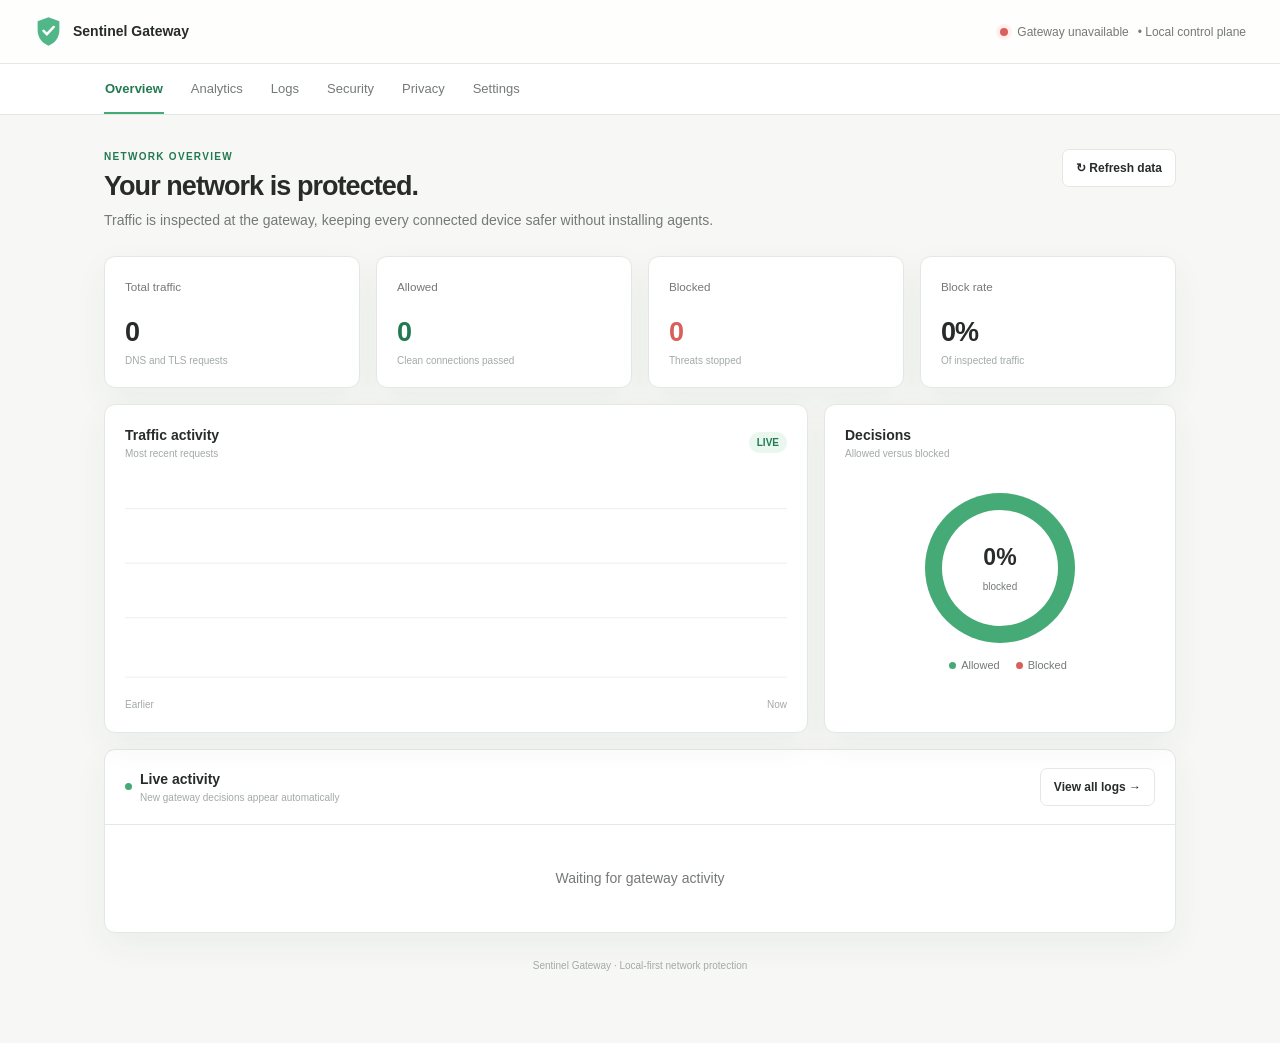
<file: web/index.html>
<!doctype html>
<html lang="en">
<head>
<meta charset="utf-8"><meta name="viewport" content="width=device-width,initial-scale=1">
<meta name="theme-color" content="#fbfcfa"><meta name="description" content="Sentinel Gateway network protection dashboard">
<title>Sentinel Gateway</title>
<link rel="icon" type="image/svg+xml" href="data:image/svg+xml,%3Csvg xmlns='http://www.w3.org/2000/svg' viewBox='0 0 64 64'%3E%3Cpath fill='%2352b788' d='M32 4 55 13v17c0 15-9.8 25.4-23 30C18.8 55.4 9 45 9 30V13z'/%3E%3Cpath fill='white' d='m20 32 8 8 17-18-4-4-13 14-4-4z'/%3E%3C/svg%3E">
<style>
:root{--bg:#f7f8f6;--paper:#fff;--ink:#272b29;--muted:#747a76;--faint:#a3aaa5;--line:#e4e8e4;--green:#46aa76;--gd:#237a52;--gs:#eaf7ef;--red:#d95f5b;--rs:#fff0ef;--amber:#b9812d;--as:#fff7e7;--shadow:0 12px 34px rgba(27,46,36,.055);--r:11px;--sans:Inter,ui-sans-serif,-apple-system,BlinkMacSystemFont,"Segoe UI",sans-serif;--mono:"SFMono-Regular",Consolas,monospace}
*{box-sizing:border-box}html{scroll-behavior:smooth}body{margin:0;overflow-x:hidden;background:var(--bg);color:var(--ink);font:14px/1.5 var(--sans);-webkit-font-smoothing:antialiased}button,input,select{font:inherit;color:inherit}button{cursor:pointer}.top{height:64px;background:#fffc;border-bottom:1px solid var(--line);display:flex;align-items:center;padding:0 34px;position:sticky;top:0;z-index:10;backdrop-filter:blur(12px)}.brand{display:flex;align-items:center;gap:10px;font-weight:700}.brand svg{width:29px}.conn{margin-left:auto;display:flex;align-items:center;gap:9px;color:var(--muted);font-size:12px}.dot{width:8px;height:8px;border-radius:50%;background:var(--green);box-shadow:0 0 0 4px var(--gs)}.dot.off{background:var(--red);box-shadow:0 0 0 4px var(--rs)}.tabs-wrap{background:var(--paper);border-bottom:1px solid var(--line);position:sticky;top:64px;z-index:9}.tabs{max-width:1120px;margin:auto;display:flex;gap:26px;padding:0 24px;overflow:auto}.tabs button{border:0;background:none;padding:15px 1px 13px;color:var(--muted);font-size:13px;border-bottom:2px solid transparent;white-space:nowrap}.tabs button.active{color:var(--gd);border-color:var(--green);font-weight:650}.main{max-width:1120px;margin:auto;padding:34px 24px 70px}.view{display:none;animation:up .2s}.view.active{display:block}@keyframes up{from{opacity:0;transform:translateY(4px)}}.head{display:flex;justify-content:space-between;align-items:flex-start;gap:24px;margin-bottom:25px}.head>*{min-width:0}.eyebrow{font-size:10px;text-transform:uppercase;letter-spacing:.13em;color:var(--gd);font-weight:750;margin-bottom:6px}.head h1{font-size:27px;letter-spacing:-.035em;line-height:1.25;margin:0 0 7px;font-weight:680}.head p,.copy{margin:0;color:var(--muted);max-width:640px}.btn{border:1px solid var(--line);border-radius:7px;background:var(--paper);padding:9px 13px;font-size:12px;font-weight:650;min-height:36px}.btn:hover{border-color:#c8d0ca}.btn.primary{color:white;background:var(--green);border-color:var(--green)}.btn.danger{color:var(--red)}.btn:disabled{opacity:.5}.grid{display:grid;gap:16px}.grid>*{min-width:0}.metrics{grid-template-columns:repeat(4,1fr);margin-bottom:16px}.card{background:var(--paper);border:1px solid var(--line);border-radius:var(--r);box-shadow:var(--shadow)}.metric{padding:19px 20px;min-height:116px}.metric small{color:var(--muted)}.value{font-size:27px;font-weight:680;letter-spacing:-.04em;margin:15px 0 0}.metric.green .value{color:var(--gd)}.metric.red .value{color:var(--red)}.note{font-size:10px;color:var(--faint)}.split{grid-template-columns:minmax(0,1.6fr) minmax(270px,.8fr)}.two{grid-template-columns:1fr 1fr}.panel{padding:20px}.panel-head{display:flex;justify-content:space-between;align-items:center;margin-bottom:18px}.title{font-weight:680}.sub{font-size:10px;color:var(--faint)}.chart{height:218px}.chart svg{width:100%;height:100%;overflow:visible}.gridline{stroke:#edf0ed}.line{fill:none;stroke:var(--green);stroke-width:2.2;stroke-linecap:round;stroke-linejoin:round}.area{fill:url(#area)}.labels{display:flex;justify-content:space-between;font-size:10px;color:var(--faint)}.donut-wrap{display:grid;place-items:center;padding:14px 0}.donut{width:150px;height:150px;border-radius:50%;background:conic-gradient(var(--green) 0 var(--allow),var(--red) var(--allow));display:grid;place-items:center;position:relative}.donut:after{content:"";position:absolute;inset:17px;background:white;border-radius:50%}.donut div{z-index:1;text-align:center}.donut strong{font-size:23px;display:block}.donut span{font-size:10px;color:var(--muted)}.legend{text-align:center;font-size:11px;color:var(--muted)}.legend i{display:inline-block;width:7px;height:7px;border-radius:50%;margin:0 5px 0 16px}.activity{margin-top:16px;overflow:hidden}.activity .panel-head{padding:18px 20px;margin:0;border-bottom:1px solid var(--line)}.live{display:flex;gap:8px;align-items:center}.pulse{width:7px;height:7px;border-radius:50%;background:var(--green)}.event{display:grid;grid-template-columns:76px minmax(170px,1fr) 95px 130px;gap:14px;align-items:center;padding:12px 20px;border-bottom:1px solid #eef0ee;font-size:12px}.event:last-child{border:0}.time{color:var(--faint);font-variant-numeric:tabular-nums}.mono{font:11px var(--mono);overflow:hidden;text-overflow:ellipsis;white-space:nowrap}.muted{color:var(--muted)}.badge{display:inline-flex;width:max-content;border-radius:99px;padding:3px 8px;font-size:10px;font-weight:720;text-transform:uppercase}.allow{color:var(--gd);background:var(--gs)}.block{color:#ae4441;background:var(--rs)}.empty{text-align:center;color:var(--muted);padding:43px 18px}.toolbar{display:flex;gap:9px;margin-bottom:16px}.toolbar input{flex:1}input,select{border:1px solid var(--line);background:white;border-radius:7px;padding:9px 11px;min-height:38px;outline:0}input:focus,select:focus{border-color:#8fc5a7;box-shadow:0 0 0 3px var(--gs)}.table-card{overflow:hidden}.table-wrap{overflow:auto}.table{width:100%;border-collapse:collapse;min-width:720px}.table th{text-align:left;padding:12px 16px;background:#fafbfa;border-bottom:1px solid var(--line);font-size:10px;text-transform:uppercase;letter-spacing:.08em;color:var(--faint)}.table td{padding:13px 16px;border-bottom:1px solid #eef0ee;font-size:12px}.table tr:last-child td{border:0}.section{margin-bottom:26px}.section h2{font-size:16px;margin:0 0 4px}.section>.copy{font-size:12px;margin-bottom:14px}.cats{grid-template-columns:repeat(2,1fr)}.cat{padding:18px 20px}.cat-top{display:flex;justify-content:space-between;gap:14px}.cat h3{font-size:13px;margin:0}.cat p{font-size:11px;color:var(--muted);margin:3px 0}.cat-meta{display:flex;gap:9px;align-items:center;border-top:1px solid #eef0ee;margin-top:13px;padding-top:12px;font-size:10px;color:var(--faint)}.progress{height:3px;flex:1;background:#edf0ed}.progress i{height:100%;display:block;background:var(--green)}.switch{position:relative;width:38px;height:22px;flex:0 0 auto}.switch input{opacity:0;width:0}.slider{position:absolute;inset:0;border-radius:99px;background:#ccd2cd}.slider:before{content:"";position:absolute;width:16px;height:16px;left:3px;top:3px;border-radius:50%;background:white;box-shadow:0 1px 3px #0003;transition:.18s}.switch input:checked+.slider{background:var(--green)}.switch input:checked+.slider:before{transform:translateX(16px)}.list{overflow:hidden}.add{display:flex;gap:8px;padding:15px;border-bottom:1px solid var(--line);background:#fafbfa}.add input{flex:1;min-width:0}.row{display:flex;gap:13px;align-items:center;padding:12px 15px;border-bottom:1px solid #eef0ee}.row:last-child{border:0}.symbol{width:29px;height:29px;border-radius:7px;background:#f1f4f1;display:grid;place-items:center;color:var(--muted);font-size:11px;font-weight:700}.row-main{flex:1;min-width:0}.row-main strong{display:block;font:11px var(--mono);overflow:hidden;text-overflow:ellipsis;white-space:nowrap}.row-main span{font-size:10px;color:var(--faint)}.remove{border:0;background:none;color:var(--faint);font-size:17px}.mode-card,.resolvers{padding:7px}.mode,.resolver{width:100%;border:1px solid transparent;background:none;border-radius:8px;text-align:left;padding:13px;display:flex;gap:12px;align-items:center}.mode.active,.resolver.selected{background:var(--gs);border-color:#d3ecdd}.mode b,.resolver b{font-size:12px;display:block}.mode span,.resolver span{font-size:10px;color:var(--muted)}.mode-icon,.res-icon{width:35px;height:35px;border:1px solid var(--line);background:white;border-radius:8px;display:grid;place-items:center;color:var(--gd);font-weight:750}.res-info{flex:1}.radio{width:15px;height:15px;border:1px solid #b9c0ba;border-radius:50%}.selected .radio{box-shadow:inset 0 0 0 4px var(--gs);background:var(--green)}.notice{background:var(--as);color:#785823;padding:12px 14px;border-radius:8px;font-size:11px;margin-top:13px}.setting{display:flex;align-items:center;justify-content:space-between;gap:18px;padding:18px 20px;border-bottom:1px solid var(--line)}.setting:last-child{border:0}.setting b{font-size:13px}.setting p{margin:3px 0 0;color:var(--muted);font-size:11px}.toastbox{position:fixed;right:22px;bottom:22px;display:grid;gap:8px;z-index:20}.toast{background:#2d342f;color:white;border-radius:8px;padding:11px 14px;min-width:230px;box-shadow:0 12px 30px #0003;font-size:12px}.toast.err{background:#994441}dialog{border:0;border-radius:12px;padding:0;box-shadow:0 25px 80px #0004;width:min(450px,calc(100vw - 30px))}dialog::backdrop{background:#1d241f59}.dlg-head,.dlg-actions{padding:17px 20px;display:flex;justify-content:space-between;border-bottom:1px solid var(--line)}.dlg-head h2{font-size:16px;margin:0}.dlg-body{padding:20px}.dlg-body label{display:block;font-size:11px;color:var(--muted);margin:11px 0 5px}.dlg-body input{width:100%}.dlg-actions{border:0;border-top:1px solid var(--line);justify-content:flex-end;gap:8px}footer{text-align:center;color:var(--faint);font-size:10px;padding-top:25px}
.pager{padding:14px;display:flex;justify-content:center;border-top:1px solid var(--line)}.cat details{margin-top:11px;padding-top:10px;border-top:1px solid #eef0ee}.cat summary{cursor:pointer;color:var(--gd);font-size:10px;font-weight:650}.cat-sources{display:grid;gap:6px;margin-top:9px}.cat-source{display:flex;justify-content:space-between;gap:10px;font-size:10px;color:var(--muted)}.cat-source i{font-style:normal;color:var(--faint)}
@media(max-width:850px){.metrics{grid-template-columns:repeat(2,1fr)}.split,.two{grid-template-columns:1fr}.cats{grid-template-columns:1fr}.event{grid-template-columns:65px 1fr 78px}.event .client{display:none}}@media(max-width:560px){.top{height:58px;padding:0 17px}.tabs-wrap{top:58px}.tabs{padding:0 17px;gap:21px}.main{padding:25px 16px 60px}.head{display:block}.head h1{font-size:24px}.head>.btn{margin-top:14px}.metrics{gap:10px}.metric{padding:15px;min-height:103px}.value{font-size:23px}.add{flex-direction:column}.conn span{display:none}.toastbox{left:16px;right:16px}.toast{min-width:0}}
</style>
</head>
<body>
<header class="top"><div class="brand"><svg viewBox="0 0 32 36"><path fill="#52b788" d="M16 2.5 28 7v9.6c0 8.5-5 14.6-12 17.3C9 31.2 4 25.1 4 16.6V7z"/><path d="m10.5 17.5 3.7 3.7 7.6-8" fill="none" stroke="#fff" stroke-width="2.7" stroke-linecap="round"/></svg>Sentinel Gateway</div><div class="conn"><i class="dot" id="dot"></i><span id="conn">Connecting</span><span>• Local control plane</span></div></header>
<div class="tabs-wrap"><nav class="tabs"><button class="active" data-view="overview">Overview</button><button data-view="analytics">Analytics</button><button data-view="logs">Logs</button><button data-view="security">Security</button><button data-view="privacy">Privacy</button><button data-view="settings">Settings</button></nav></div>
<main class="main">
<section class="view active" id="view-overview">
 <div class="head"><div><div class="eyebrow">Network overview</div><h1>Your network is protected.</h1><p>Traffic is inspected at the gateway, keeping every connected device safer without installing agents.</p></div><button class="btn" data-action="refresh">↻ Refresh data</button></div>
 <div class="grid metrics"><div class="card metric"><small>Total traffic</small><div class="value" data-metric="total">0</div><div class="note">DNS and TLS requests</div></div><div class="card metric green"><small>Allowed</small><div class="value" data-metric="allowed">0</div><div class="note">Clean connections passed</div></div><div class="card metric red"><small>Blocked</small><div class="value" data-metric="blocked">0</div><div class="note">Threats stopped</div></div><div class="card metric"><small>Block rate</small><div class="value" data-metric="rate">0%</div><div class="note">Of inspected traffic</div></div></div>
 <div class="grid split"><div class="card panel"><div class="panel-head"><div><div class="title">Traffic activity</div><div class="sub">Most recent requests</div></div><span class="badge allow">Live</span></div><div class="chart"><svg viewBox="0 0 700 220" preserveAspectRatio="none" role="img" aria-label="Traffic chart"><defs><linearGradient id="area" x1="0" y1="0" x2="0" y2="1"><stop stop-color="#52b788" stop-opacity=".22"/><stop offset="1" stop-color="#52b788" stop-opacity="0"/></linearGradient></defs><path class="gridline" d="M0 30H700M0 85H700M0 140H700M0 200H700"/><path id="areaPath" class="area"/><path id="linePath" class="line"/></svg></div><div class="labels"><span>Earlier</span><span>Now</span></div></div><div class="card panel"><div class="panel-head"><div><div class="title">Decisions</div><div class="sub">Allowed versus blocked</div></div></div><div class="donut-wrap"><div class="donut" id="donut" style="--allow:360deg"><div><strong id="rate">0%</strong><span>blocked</span></div></div></div><div class="legend"><i style="background:var(--green)"></i>Allowed<i style="background:var(--red)"></i>Blocked</div></div></div>
 <div class="card activity"><div class="panel-head"><div class="live"><i class="pulse"></i><div><div class="title">Live activity</div><div class="sub">New gateway decisions appear automatically</div></div></div><button class="btn" data-nav="logs">View all logs →</button></div><div id="live"><div class="empty">Waiting for gateway activity</div></div></div>
</section>
<section class="view" id="view-analytics"><div class="head"><div><div class="eyebrow">Analytics</div><h1>See what your network is doing.</h1><p>Devices, destinations, and the rules protecting them.</p></div></div><div class="grid metrics"><div class="card metric"><small>Requests</small><div class="value" data-metric="total">0</div><div class="note">All time</div></div><div class="card metric red"><small>Threats blocked</small><div class="value" data-metric="blocked">0</div><div class="note">Policy interventions</div></div><div class="card metric"><small>Active clients</small><div class="value" id="clients">0</div><div class="note">In recent logs</div></div><div class="card metric"><small>Live events</small><div class="value" id="liveCount">0</div><div class="note">This session</div></div></div><div class="grid two"><div class="card panel"><div class="panel-head"><div><div class="title">Top destinations</div><div class="sub">Most frequent recent targets</div></div></div><div id="targets"><div class="empty">No traffic recorded yet</div></div></div><div class="card panel"><div class="panel-head"><div><div class="title">Protection reasons</div><div class="sub">Why traffic was blocked</div></div></div><div id="reasons"><div class="empty">No blocked traffic yet</div></div></div></div></section>
<section class="view" id="view-logs"><div class="head"><div><div class="eyebrow">Traffic log</div><h1>Every decision, in one place.</h1><p>Inspect recent DNS and TLS activity from devices across the network.</p></div><button class="btn danger" data-action="clear">Clear logs</button></div><div class="toolbar"><input id="search" type="search" placeholder="Search target, client, or reason" aria-label="Search traffic logs"><select id="filter" aria-label="Filter traffic logs"><option value="all">All decisions</option><option value="blocked">Blocked only</option><option value="allowed">Allowed only</option></select><button class="btn" data-action="logs" aria-label="Refresh logs">↻</button></div><div class="card table-card"><div class="table-wrap"><table class="table"><thead><tr><th>Time</th><th>Target</th><th>Protocol</th><th>Client</th><th>Decision</th><th>Matched by</th></tr></thead><tbody id="logBody"><tr><td colspan="6"><div class="empty">Loading traffic log…</div></td></tr></tbody></table></div><div class="pager"><button class="btn" data-action="more">Load more</button></div></div></section>
<section class="view" id="view-security"><div class="head"><div><div class="eyebrow">Security</div><h1>Choose how threats are stopped.</h1><p>Enable intelligence sources, then add exact domains or network ranges.</p></div><button class="btn primary" data-action="sources">Refresh sources</button></div><div class="section"><h2>Protection categories</h2><p class="copy">Category switches update all blocklist sources in that group.</p><div class="grid cats" id="cats"><div class="card empty">Loading categories…</div></div></div><div class="grid two"><div class="section"><h2>Custom denylist</h2><p class="copy">Always block these domains.</p><div class="card list"><form class="add" data-form="blocklist"><input name="value" placeholder="example.com" required><button class="btn primary">Add</button></form><div id="blocklist"></div></div></div><div class="section"><h2>IP and CIDR denylist</h2><p class="copy">Stop direct connections that bypass DNS.</p><div class="card list"><form class="add" data-form="ipblocklist"><input name="value" placeholder="203.0.113.4 or 10.0.0.0/24" required><button class="btn primary">Add</button></form><div id="ipblocklist"></div></div></div></div></section>
<section class="view" id="view-privacy"><div class="head"><div><div class="eyebrow">Privacy</div><h1>Allow what you trust.</h1><p>Allowlisted domains bypass blocklists and heuristics.</p></div></div><div class="grid two"><div class="section"><h2>Custom allowlist</h2><p class="copy">Use this for trusted services blocked incorrectly.</p><div class="card list"><form class="add" data-form="allowlist"><input name="value" placeholder="trusted.example.com" required><button class="btn primary">Allow</button></form><div id="allowlist"></div></div></div><div class="card panel"><div class="panel-head"><div><div class="title">Metadata-only inspection</div><div class="sub">Protection without decrypting content</div></div></div><p class="copy">Sentinel inspects DNS names, TLS Server Name Indication, destination IPs, and policy metadata. It does not read private page content.</p><div class="notice">Use the narrowest domain possible to avoid bypassing protection for unrelated services.</div></div></div></section>
<section class="view" id="view-settings"><div class="head"><div><div class="eyebrow">Settings</div><h1>Configure the gateway.</h1><p>Set enforcement behavior and choose the upstream resolver.</p></div></div><div class="grid two"><div class="section"><h2>Protection mode</h2><p class="copy">Monitor safely before enforcing policy.</p><div class="card mode-card"><button class="mode" data-mode="enforce"><i class="mode-icon">◈</i><span><b>Enforce</b><span>Block traffic that matches policy.</span></span></button><button class="mode" data-mode="monitor"><i class="mode-icon">◎</i><span><b>Monitor only</b><span>Log matches without interrupting traffic.</span></span></button></div><div class="notice">Monitor mode helps identify false positives during setup.</div></div><div class="section"><h2>Upstream DNS resolver</h2><p class="copy">For allowed DNS requests.</p><div class="card resolvers" id="resolvers"><div class="empty">Loading resolvers…</div></div></div></div><div class="section"><h2>Maintenance</h2><p class="copy">Manage local security intelligence.</p><div class="card"><div class="setting"><div><b>Update enabled sources</b><p>Download and re-index active remote blocklists.</p></div><button class="btn" data-action="sources">Update now</button></div><div class="setting"><div><b>Add a custom source</b><p>Subscribe to a trusted HTTPS domain feed.</p></div><button class="btn" data-action="open">Add source</button></div></div></div></section>
<footer>Sentinel Gateway · Local-first network protection</footer>
</main>
<dialog id="dialog"><form id="sourceForm"><div class="dlg-head"><h2>Add a blocklist source</h2><button type="button" class="remove" data-action="close">×</button></div><div class="dlg-body"><label>Name</label><input name="name" placeholder="Organization threat feed" required><label>Identifier</label><input name="id" placeholder="org-threat-feed" pattern="[a-z0-9][a-z0-9_-]{0,63}" required><label>HTTPS URL</label><input name="url" type="url" pattern="https://.*" placeholder="https://example.org/domains.txt" required></div><div class="dlg-actions"><button type="button" class="btn" data-action="close">Cancel</button><button class="btn primary">Add source</button></div></form></dialog><div class="toastbox" id="toasts"></div>
<script>
(()=>{'use strict';const TOKEN_KEY='gateway_api_token',API='/api/v1',S={summary:{},logs:[],live:[],sources:[],mode:'enforce',resolver:null,logOffset:0};let TOKEN=sessionStorage.getItem(TOKEN_KEY)||'';const $=(q,r=document)=>r.querySelector(q),$$=(q,r=document)=>[...r.querySelectorAll(q)],esc=v=>String(v??'').replace(/[&<>'"]/g,c=>({'&':'&amp;','<':'&lt;','>':'&gt;',"'":'&#39;','"':'&quot;'}[c])),num=n=>new Intl.NumberFormat().format(+n||0),fld=(e,k)=>e[k]??e[k[0].toUpperCase()+k.slice(1)]??'',act=e=>String(fld(e,'action')).toUpperCase(),pct=(a,b)=>b?Math.round(a/b*1000)/10:0,clock=v=>{let d=new Date(v);return isNaN(d)?'—':d.toLocaleTimeString([],{hour:'2-digit',minute:'2-digit',second:'2-digit'})};
function requestToken(){let value=prompt('Enter the gateway API token');if(value===null)return false;value=value.trim();if(!value)return false;TOKEN=value;sessionStorage.setItem(TOKEN_KEY,value);return true}
async function req(path,opt={},retry=true){if(!TOKEN&&!requestToken())throw Error('API token required');let h={...(opt.body?{'Content-Type':'application/json'}:{}),Authorization:'Bearer '+TOKEN},r=await fetch(API+path,{...opt,headers:h});if(r.status===401&&retry){TOKEN='';sessionStorage.removeItem(TOKEN_KEY);if(requestToken())return req(path,opt,false)}if(!r.ok){let m='Request failed';try{m=(await r.json()).error||m}catch{}throw Error(m)}return r.status===204?null:r.json()}
function toast(m,bad=false){let e=document.createElement('div');e.className='toast'+(bad?' err':'');e.textContent=m;$('#toasts').append(e);setTimeout(()=>e.remove(),3300)}function online(ok){$('#dot').classList.toggle('off',!ok);$('#conn').textContent=ok?'Gateway online':'Gateway unavailable'}
function nav(v){$$('.tabs button').forEach(b=>b.classList.toggle('active',b.dataset.view===v));$$('.view').forEach(x=>x.classList.toggle('active',x.id==='view-'+v));history.replaceState(null,'','#'+v);if(v==='logs')loadLogs();if(v==='security')loadSecurity();if(v==='privacy')loadLists();if(v==='settings')loadSettings()}$$('[data-view]').forEach(b=>b.onclick=()=>nav(b.dataset.view));$$('[data-nav]').forEach(b=>b.onclick=()=>nav(b.dataset.nav));
function summary(){let s=S.summary,t=s.total_queries||0,b=s.total_blocked||0,a=s.total_allowed||0,r=pct(b,t);$$('[data-metric=total]').forEach(x=>x.textContent=num(t));$$('[data-metric=blocked]').forEach(x=>x.textContent=num(b));$$('[data-metric=allowed]').forEach(x=>x.textContent=num(a));$$('[data-metric=rate]').forEach(x=>x.textContent=r+'%');$('#rate').textContent=r+'%';$('#donut').style.setProperty('--allow',(360-r*3.6)+'deg')}
function chart(es){let bins=Array(12).fill(0),now=Date.now(),span=18e5;es.forEach(e=>{let age=now-new Date(fld(e,'timestamp')).getTime();if(age>=0&&age<=span)bins[Math.min(11,Math.floor((span-age)/span*12))]++});let max=Math.max(3,...bins),p=bins.map((n,i)=>[i/11*700,200-n/max*180]),d=p.map((x,i)=>(i?'L':'M')+x[0].toFixed(1)+' '+x[1].toFixed(1)).join('');$('#linePath').setAttribute('d',d);$('#areaPath').setAttribute('d',d+'L700 200L0 200Z')}
function eventHTML(e){let blocked=act(e).includes('BLOCK');return `<div class="event"><span class="time">${clock(fld(e,'timestamp'))}</span><span class="mono" title="${esc(fld(e,'target'))}">${esc(fld(e,'target')||'Unknown')}</span><span class="badge ${blocked?'block':'allow'}">${blocked?'Blocked':'Allowed'}</span><span class="client mono muted">${esc(fld(e,'clientIP')||'—')}</span></div>`}
function live(){$('#live').innerHTML=S.live.length?S.live.slice(0,8).map(eventHTML).join(''):'<div class="empty">Waiting for gateway activity</div>';$('#liveCount').textContent=num(S.live.length);chart(S.live.length?S.live:S.logs)}
async function loadOverview(silent=false){try{let [s,l,r]=await Promise.all([req('/summary'),req('/logs?limit=100'),req('/activity/recent?limit=100')]);S.summary=s;S.logs=l.events||[];S.live=r.events||[];summary();live();analytics();online(true);if(!silent)toast('Dashboard updated')}catch(e){online(false);if(!silent)toast(e.message,true)}}
function rank(k,filter=()=>true){let m=new Map;S.logs.filter(filter).forEach(e=>{let v=fld(e,k)||'Unspecified';m.set(v,(m.get(v)||0)+1)});return [...m].sort((a,b)=>b[1]-a[1]).slice(0,7)}function ranked(items,sym){return items.length?items.map(([n,c])=>`<div class="row"><i class="symbol">${sym}</i><span class="row-main"><strong title="${esc(n)}">${esc(n)}</strong><span>${num(c)} recent request${c===1?'':'s'}</span></span></div>`).join(''):'<div class="empty">No data recorded yet</div>'}function analytics(){$('#clients').textContent=num(new Set(S.logs.map(e=>fld(e,'clientIP')).filter(Boolean)).size);$('#targets').innerHTML=rank('target').length?ranked(rank('target'),'↗'):'<div class="empty">No traffic recorded yet</div>';$('#reasons').innerHTML=ranked(rank('blockReason',e=>act(e).includes('BLOCK')),'!')}
async function loadLogs(append=false){try{if(!append)S.logOffset=0;let d=await req('/logs?limit=100&offset='+S.logOffset+'&action='+encodeURIComponent($('#filter').value)),items=d.events||[];S.logs=append?S.logs.concat(items):items;S.logOffset+=items.length;renderLogs();analytics();$('[data-action=more]').hidden=items.length<100}catch(e){toast(e.message,true)}}function renderLogs(){let q=$('#search').value.toLowerCase(),a=S.logs.filter(e=>!q||['target','clientIP','blockReason','matchedBy'].some(k=>String(fld(e,k)).toLowerCase().includes(q)));$('#logBody').innerHTML=a.length?a.map(e=>{let b=act(e).includes('BLOCK');return `<tr><td class="muted">${clock(fld(e,'timestamp'))}</td><td class="mono">${esc(fld(e,'target')||'—')}</td><td>${esc(fld(e,'protocol')||'—')}</td><td class="mono muted">${esc(fld(e,'clientIP')||'—')}</td><td><span class="badge ${b?'block':'allow'}">${b?'Blocked':'Allowed'}</span></td><td class="muted">${esc(fld(e,'matchedBy')||fld(e,'blockReason')||'—')}</td></tr>`}).join(''):'<tr><td colspan="6"><div class="empty">No matching traffic events</div></td></tr>'}$('#search').oninput=renderLogs;$('#filter').onchange=()=>loadLogs(false);
async function loadSecurity(){try{let [s,c]=await Promise.all([req('/sources'),req('/categories')]);S.sources=Array.isArray(s)?s:[];let names=(Array.isArray(c)?c:[]).map(x=>x.name??x.Name??x.category??x.Category??x);if(!names.length)names=[...new Set(S.sources.map(x=>x.category))];$('#cats').innerHTML=names.map(n=>{let all=S.sources.filter(x=>x.category===n),on=all.filter(x=>x.active),p=all.length?Math.round(on.length/all.length*100):0,rows=all.map(x=>`<span class="cat-source"><span>${esc(x.name)}</span><i>${x.active?'Enabled':'Disabled'} · ${num(x.domain_count||0)}</i></span>`).join('');return `<div class="card cat"><div class="cat-top"><div><h3>${esc(n)}</h3><p>${on.length} of ${all.length} sources enabled</p></div><label class="switch"><input type="checkbox" aria-label="Toggle ${esc(n)}" data-cat="${esc(n)}" ${on.length===all.length&&all.length?'checked':''}><i class="slider"></i></label></div><div class="cat-meta"><span>${num(all.reduce((z,x)=>z+(x.domain_count||0),0))} domains</span><i class="progress"><i style="width:${p}%"></i></i><span>${p}%</span></div><details><summary>View ${all.length} sources</summary><div class="cat-sources">${rows}</div></details></div>`}).join('')||'<div class="card empty">No categories configured</div>';$$('[data-cat]').forEach(x=>x.onchange=()=>toggleCat(x))}catch(e){toast(e.message,true)}loadLists()}async function toggleCat(x){x.disabled=true;try{await req('/categories/toggle/'+encodeURIComponent(x.dataset.cat),{method:'POST',body:JSON.stringify({enable:x.checked})});toast(x.dataset.cat+' updated');loadSecurity()}catch(e){x.checked=!x.checked;toast(e.message,true)}finally{x.disabled=false}}
async function loadLists(){try{let [b,a,i]=await Promise.all([req('/blocklist'),req('/allowlist'),req('/ipblocklist')]);list('blocklist',b.blocked_domains||[],'D');list('allowlist',a.allowlisted_domains||[],'A');list('ipblocklist',i.blocked_ips||[],'IP')}catch(e){toast(e.message,true)}}function list(type,items,sym){let root=$('#'+type);root.innerHTML=items.length?items.map(v=>`<div class="row"><i class="symbol">${sym}</i><span class="row-main"><strong>${esc(v)}</strong><span>${type==='allowlist'?'Always allowed':'Enforced immediately'}</span></span><button class="remove" aria-label="Remove ${esc(v)}" data-remove="${type}" data-value="${esc(v)}">×</button></div>`).join(''):'<div class="empty">No custom entries</div>';$$('[data-remove]',root).forEach(b=>b.onclick=()=>removeItem(b.dataset.remove,b.dataset.value))}$$('[data-form]').forEach(f=>f.onsubmit=async e=>{e.preventDefault();let type=f.dataset.form,v=f.elements.value.value.trim(),body=type==='ipblocklist'?{address:v}:{domain:v},button=$('button',f);button.disabled=true;try{await req('/'+type,{method:'POST',body:JSON.stringify(body)});f.reset();toast('Entry added');await loadLists()}catch(x){toast(x.message,true)}finally{button.disabled=false}});async function removeItem(type,v){try{await req('/'+type,{method:'DELETE',body:JSON.stringify(type==='ipblocklist'?{address:v}:{domain:v})});toast('Entry removed');loadLists()}catch(e){toast(e.message,true)}}
async function loadSettings(){try{let [m,r]=await Promise.all([req('/mode'),req('/resolver')]);S.mode=m.mode;S.resolver=r;renderSettings()}catch(e){toast(e.message,true)}}function renderSettings(){$$('[data-mode]').forEach(b=>b.classList.toggle('active',b.dataset.mode===S.mode));let r=S.resolver;if(!r)return;$('#resolvers').innerHTML=(r.presets||[]).map(p=>`<button class="resolver ${p.address===r.upstream?'selected':''}" data-resolver="${esc(p.id)}"><i class="res-icon">${esc(p.name[0])}</i><span class="res-info"><b>${esc(p.name)}</b><span>${esc(p.note)}</span></span><i class="radio"></i></button>`).join('');$$('[data-resolver]').forEach(b=>b.onclick=async()=>{try{await req('/resolver',{method:'POST',body:JSON.stringify({preset:b.dataset.resolver})});toast('Resolver updated');loadSettings()}catch(e){toast(e.message,true)}})}$$('[data-mode]').forEach(b=>b.onclick=async()=>{try{await req('/mode',{method:'POST',body:JSON.stringify({mode:b.dataset.mode})});S.mode=b.dataset.mode;renderSettings();toast('Protection mode updated')}catch(e){toast(e.message,true)}});
async function action(a,b){b.disabled=true;try{if(a==='refresh'){await loadOverview(true);toast('Dashboard updated')}if(a==='logs'){await loadLogs(false);toast('Logs refreshed')}if(a==='more'){await loadLogs(true)}if(a==='clear'){if(!confirm('Clear all stored traffic logs?'))return;await req('/logs',{method:'DELETE'});await loadOverview(true);toast('Traffic logs cleared')}if(a==='sources'){await req('/sources/refresh',{method:'POST'});toast('Source refresh started')}if(a==='open')$('#dialog').showModal();if(a==='close')$('#dialog').close()}catch(e){toast(e.message,true)}finally{b.disabled=false}}$$('[data-action]').forEach(b=>b.onclick=()=>action(b.dataset.action,b));$('#sourceForm').onsubmit=async e=>{e.preventDefault();let button=$('button.primary',e.target);button.disabled=true;try{await req('/sources/custom-url',{method:'POST',body:JSON.stringify(Object.fromEntries(new FormData(e.target)))});$('#dialog').close();e.target.reset();toast('Custom source added');loadSecurity()}catch(x){toast(x.message,true)}finally{button.disabled=false}};
function ws(){if(!TOKEN)return;let w;try{w=new WebSocket((location.protocol==='https:'?'wss:':'ws:')+'//'+location.host+API+'/ws',[TOKEN])}catch{return}w.onopen=()=>online(true);w.onmessage=e=>{try{let x=JSON.parse(e.data);S.live.unshift(x);S.live=S.live.slice(0,100);S.summary.total_queries=(S.summary.total_queries||0)+1;act(x).includes('BLOCK')?S.summary.total_blocked++:S.summary.total_allowed++;summary();live()}catch{}};w.onclose=()=>{online(false);setTimeout(ws,5000)};w.onerror=()=>w.close()}let initial=location.hash.slice(1);if($('[data-view="'+initial+'"]'))nav(initial);loadOverview(true).finally(ws);setInterval(()=>loadOverview(true),30000);
})();
</script>
</body></html>
</file>
